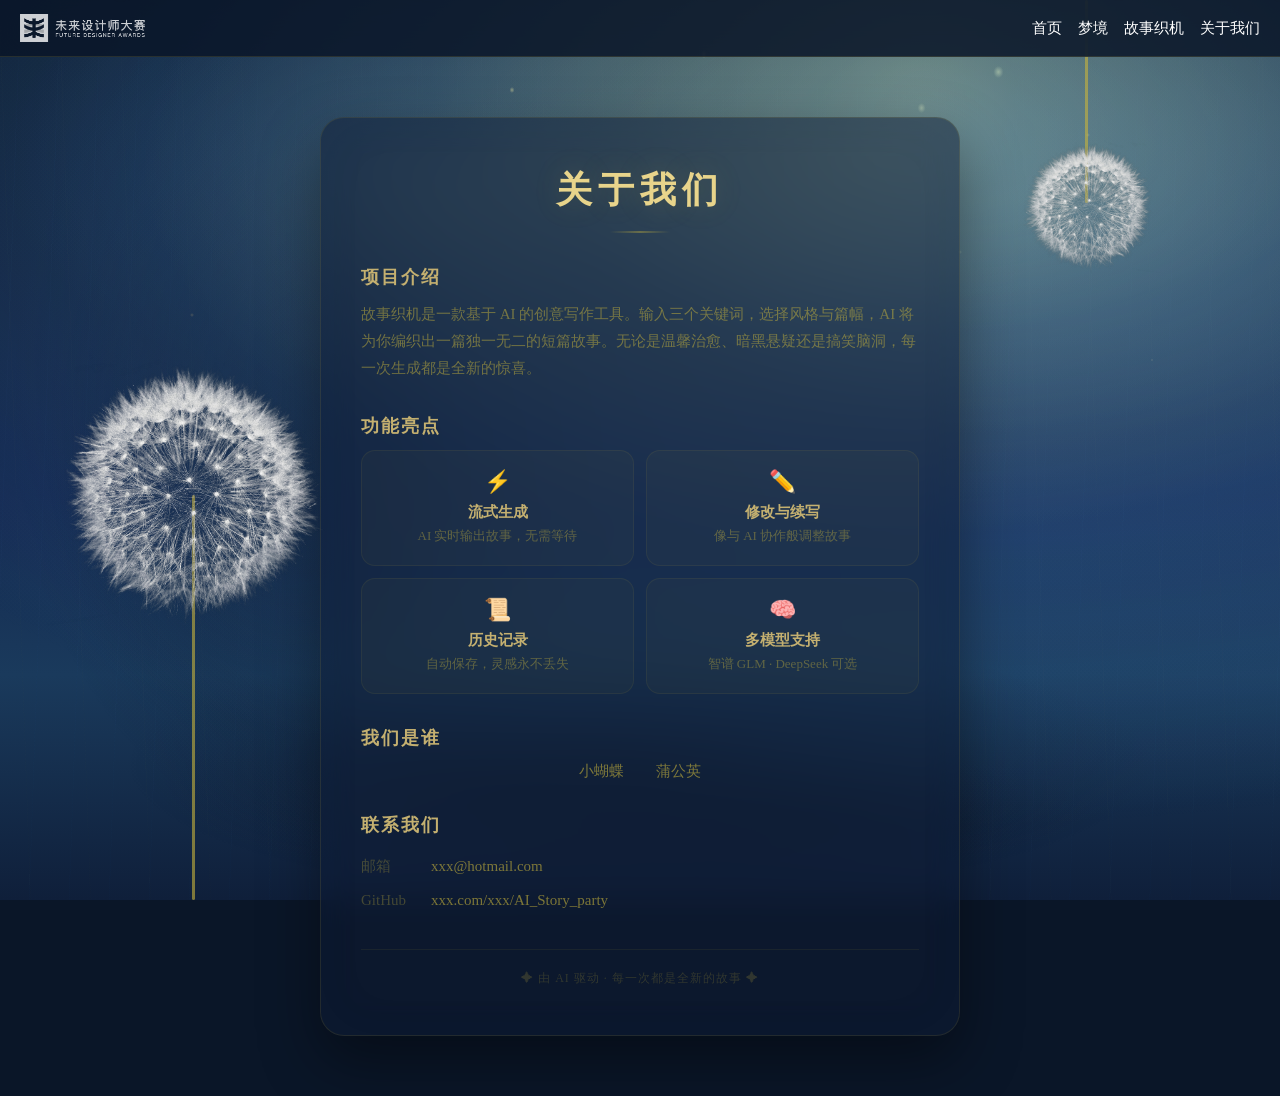
<file: static/about.html>
<!DOCTYPE html>
<html lang="zh-CN">
<head>
    <meta charset="UTF-8">
    <meta name="viewport" content="width=device-width, initial-scale=1.0">
    <title>关于我们 - 故事织机</title>
    <link rel="stylesheet" href="/static/style.css">
    <style>
        .about-page {
            display: flex;
            flex-direction: column;
            align-items: center;
            justify-content: center;
            min-height: calc(100vh - 56px);
            padding: 60px 20px;
            position: relative;
        }
        .about-card {
            position: relative;
            z-index: 1;
            max-width: 640px;
            width: 100%;
            background: rgba(14, 26, 50, 0.5);
            backdrop-filter: blur(16px);
            border: 1px solid rgba(200, 180, 60, 0.12);
            border-radius: 24px;
            padding: 48px 40px;
            box-shadow: 0 25px 60px rgba(0,0,0,0.4), inset 0 0 60px rgba(60, 120, 200, 0.03);
        }
        .about-card h1 {
            color: #e8d48b;
            font-size: 36px;
            text-align: center;
            margin-bottom: 8px;
            letter-spacing: 6px;
            font-weight: 700;
            text-shadow: 0 0 30px rgba(200, 180, 60, 0.2);
        }
        .about-card .divider {
            width: 60px;
            height: 2px;
            background: linear-gradient(90deg, transparent, rgba(200, 180, 60, 0.4), transparent);
            margin: 16px auto 32px;
        }
        .about-section {
            margin-bottom: 32px;
        }
        .about-section:last-child {
            margin-bottom: 0;
        }
        .about-section h2 {
            color: #c4b070;
            font-size: 18px;
            font-weight: 600;
            letter-spacing: 2px;
            margin-bottom: 12px;
        }
        .about-section p, .about-section li {
            color: rgba(200, 180, 60, 0.5);
            font-size: 15px;
            line-height: 1.8;
        }
        .about-section ul {
            list-style: none;
            padding: 0;
        }
        .about-section li {
            padding: 4px 0;
        }
        .about-section li::before {
            content: "✦ ";
            color: rgba(200, 180, 60, 0.25);
        }
        .contact-item {
            display: flex;
            align-items: center;
            gap: 10px;
            padding: 8px 0;
            color: rgba(200, 180, 60, 0.5);
            font-size: 15px;
        }
        .contact-item .label {
            color: rgba(200, 180, 60, 0.3);
            min-width: 60px;
        }
        .contact-item a {
            color: rgba(200, 180, 60, 0.6);
            text-decoration: none;
            transition: color 0.25s;
        }
        .contact-item a:hover {
            color: #e8d48b;
        }
        .feature-grid {
            display: grid;
            grid-template-columns: 1fr 1fr;
            gap: 12px;
        }
        .feature-card {
            background: rgba(200, 180, 60, 0.04);
            border: 1px solid rgba(200, 180, 60, 0.08);
            border-radius: 14px;
            padding: 18px 16px;
            text-align: center;
            transition: all 0.3s;
        }
        .feature-card:hover {
            background: rgba(200, 180, 60, 0.08);
            border-color: rgba(200, 180, 60, 0.2);
            transform: translateY(-2px);
        }
        .feature-card .icon {
            font-size: 22px;
            margin-bottom: 8px;
            display: block;
        }
        .feature-card .title {
            color: #c4b070;
            font-size: 15px;
            font-weight: 600;
            margin-bottom: 4px;
            display: block;
        }
        .feature-card .desc {
            color: rgba(200, 180, 60, 0.4);
            font-size: 13px;
            line-height: 1.6;
            display: block;
        }
        .team-grid {
            display: flex;
            gap: 32px;
            justify-content: center;
            flex-wrap: wrap;
        }
        .team-member {
            text-align: center;
        }
        .team-member .name {
            color: rgba(200, 180, 60, 0.6);
            font-size: 15px;
        }
        .about-footer {
            text-align: center;
            margin-top: 32px;
            padding-top: 20px;
            border-top: 1px solid rgba(200, 180, 60, 0.08);
        }
        .about-footer p {
            color: rgba(200, 180, 60, 0.2);
            font-size: 12px;
            letter-spacing: 1px;
        }
        @media (max-width: 768px) {
            .about-card {
                padding: 32px 24px;
                border-radius: 16px;
            }
            .about-card h1 {
                font-size: 24px;
                letter-spacing: 4px;
            }
            .about-section h2 {
                font-size: 14px;
            }
            .about-section p, .about-section li {
                font-size: 13px;
            }
        }
        .ripple-container {
            position: fixed; inset: 0; z-index: 9999; pointer-events: none;
        }
        .ripple {
            position: absolute; border-radius: 50%;
            transform: translate(-50%,-50%) scale(0); pointer-events: none;
            background: radial-gradient(circle at 40% 35%, rgba(255,255,255,0.18) 0%, rgba(200,180,60,0.12) 15%, rgba(200,180,60,0.035) 45%, transparent 65%);
            border: 1.5px solid rgba(200,180,60,0.3);
            box-shadow: inset 0 -4px 12px rgba(100,150,220,0.12), inset 0 4px 8px rgba(255,255,255,0.1), 0 0 20px rgba(200,180,60,0.08);
            backdrop-filter: blur(2px);
        }
        .ripple:nth-child(odd) {
            border-color: rgba(200,180,60,0.22);
            background: radial-gradient(circle at 35% 30%, rgba(255,255,255,0.14) 0%, rgba(200,180,60,0.08) 15%, transparent 60%);
            box-shadow: inset 0 -3px 10px rgba(100,150,220,0.1), inset 0 3px 6px rgba(255,255,255,0.08), 0 0 16px rgba(200,180,60,0.06);
        }
        .ripple:nth-child(3n) {
            border-color: rgba(180,200,255,0.15);
            background: radial-gradient(circle at 45% 40%, rgba(255,255,255,0.1) 0%, rgba(180,200,255,0.07) 15%, transparent 55%);
            box-shadow: inset 0 -3px 10px rgba(100,150,220,0.12), inset 0 3px 6px rgba(255,255,255,0.06), 0 0 14px rgba(180,200,255,0.06);
        }
        .ripple-1 { animation: ripple-1 1.2s ease-out forwards; }
        .ripple-2 { animation: ripple-2 1.0s ease-out forwards; }
        .ripple-3 { animation: ripple-3 0.9s ease-out forwards; }
        .ripple-4 { animation: ripple-4 0.7s ease-out forwards; }
        @keyframes ripple-1 { to { transform: translate(-50%,-50%) scale(5); opacity: 0; } }
        @keyframes ripple-2 { to { transform: translate(-50%,-50%) scale(4); opacity: 0; } }
        @keyframes ripple-3 { to { transform: translate(-50%,-50%) scale(3); opacity: 0; } }
        @keyframes ripple-4 { to { transform: translate(-50%,-50%) scale(2); opacity: 0; } }

        /* 枝干 — 左下 */
        .about-stem-wrap {
            position: fixed;
            left: 15%;
            bottom: 0;
            z-index: 50;
            pointer-events: none;
        }
        .about-stem {
            width: 3px;
            height: 0;
            background: rgba(200, 180, 60, 0.6);
            border-radius: 2px;
            transform-origin: bottom center;
            transition: none;
        }
        .about-stem-wrap.grow .about-stem {
            height: 45vh;
            transition: height 3s ease;
        }
        .about-flower {
            position: fixed;
            left: calc(15% - 200px);
            bottom: calc(45vh - 190px);
            width: 400px;
            height: auto;
            opacity: 0;
            transform: scale(0.3);
            transform-origin: center center;
            transition: none;
            z-index: 100;
        }
        .about-stem-wrap.grow .about-flower {
            opacity: 1;
            transform: scale(1);
            transition: opacity 5s ease, transform 5s ease;
            transition-delay: 2s;
        }

        /* 右上枝条 — 水平翻转 + 垂直翻转 */
        .about-stem-wrap-right {
            position: fixed;
            right: 15%;
            top: 0;
            z-index: 50;
            pointer-events: none;
        }
        .about-stem-right {
            width: 3px;
            height: 0;
            background: rgba(200, 180, 60, 0.6);
            border-radius: 2px;
            transform-origin: top center;
            transition: none;
        }
        .about-stem-wrap-right.grow .about-stem-right {
            height: 22.5vh;
            transition: height 3s ease;
        }
        .about-flower-right {
            position: fixed;
            right: calc(15% - 100px);
            top: calc(22.5vh - 100px);
            width: 200px;
            height: auto;
            opacity: 0;
            transform: scale(0.3) scaleX(-1);
            transform-origin: center center;
            transition: none;
        }
        .about-stem-wrap-right.grow .about-flower-right {
            opacity: 1;
            transform: scale(1) scaleX(-1);
            transition: opacity 5s ease, transform 5s ease;
            transition-delay: 2s;
        }

        /* 蝴蝶视频 */
        .about-butterfly {
            position: fixed;
            left: 50%;
            top: 50%;
            transform: translate(-50%, -50%) scale(2.5);
            z-index: 100;
            opacity: 0;
            pointer-events: none;
            transition: opacity 2s ease;
            mix-blend-mode: screen;
            width: 300px;
            height: auto;
        }
        .about-butterfly.show {
            opacity: 1;
        }

        @media (max-width: 768px) {
            .about-stem-wrap.grow .about-stem { height: 25vh; }
            .about-flower { left: calc(15% - 100px); bottom: calc(25vh - 100px); width: 200px; }
            .about-stem-wrap-right.grow .about-stem-right { height: 25vh; }
            .about-flower-right { right: calc(15% - 50px); top: calc(25vh - 50px); width: 100px; }
        }
    </style>
</head>
<body>

<div class="falling-stars" id="fallingStars"></div>

<nav class="navbar">
    <div class="nav-inner">
        <div class="nav-left">
            <img src="/pictures/未来设计师大赛-logo-白.png" class="nav-logo">
        </div>
        <div class="nav-right">
            <div class="nav-links">
                <a href="/static/home.html" class="nav-link">首页</a>
                <a href="/static/dream.html" class="nav-link">梦境</a>
                <a href="/static/index.html" class="nav-link">故事织机</a>
                <a href="/static/about.html" class="nav-link active">关于我们</a>
            </div>
        </div>
    </div>
</nav>

<div class="about-page">
    <div class="about-card">
        <h1>关于我们</h1>
        <div class="divider"></div>

        <div class="about-section">
            <h2>项目介绍</h2>
            <p>故事织机是一款基于 AI 的创意写作工具。输入三个关键词，选择风格与篇幅，AI 将为你编织出一篇独一无二的短篇故事。无论是温馨治愈、暗黑悬疑还是搞笑脑洞，每一次生成都是全新的惊喜。</p>
        </div>

        <div class="about-section">
            <h2>功能亮点</h2>
            <div class="feature-grid">
                <div class="feature-card">
                    <span class="icon">⚡</span>
                    <span class="title">流式生成</span>
                    <span class="desc">AI 实时输出故事，无需等待</span>
                </div>
                <div class="feature-card">
                    <span class="icon">✏️</span>
                    <span class="title">修改与续写</span>
                    <span class="desc">像与 AI 协作般调整故事</span>
                </div>
                <div class="feature-card">
                    <span class="icon">📜</span>
                    <span class="title">历史记录</span>
                    <span class="desc">自动保存，灵感永不丢失</span>
                </div>
                <div class="feature-card">
                    <span class="icon">🧠</span>
                    <span class="title">多模型支持</span>
                    <span class="desc">智谱 GLM · DeepSeek 可选</span>
                </div>
            </div>
        </div>

        <div class="about-section">
            <h2>我们是谁</h2>
            <div class="team-grid">
                <div class="team-member">
                    <span class="name">小蝴蝶</span>
                </div>
                <div class="team-member">
                    <span class="name">蒲公英</span>
                </div>
            </div>
        </div>

        <div class="about-section">
            <h2>联系我们</h2>
            <div class="contact-item">
                <span class="label">邮箱</span>
                <a href="mailto:Chiang_link@hotmail.com">xxx@hotmail.com</a>
            </div>
            <div class="contact-item">
                <span class="label">GitHub</span>
                <a href="https://github.com/Chiang-Link/AI_Story_party" target="_blank">xxx.com/xxx/AI_Story_party</a>
            </div>
        </div>

        <div class="about-footer">
            <p>✦ 由 AI 驱动 · 每一次都是全新的故事 ✦</p>
        </div>
    </div>
</div>

<div class="about-stem-wrap" id="aboutStemWrap">
    <div class="about-stem" id="aboutStem"></div>
    <img src="/pictures/rongrong.png" class="about-flower" id="aboutFlower" alt="">
</div>
<div class="about-stem-wrap-right" id="aboutStemWrapRight">
    <div class="about-stem-right" id="aboutStemRight"></div>
    <img src="/pictures/rongrong.png" class="about-flower-right" id="aboutFlowerRight" alt="">
</div>
<video class="about-butterfly" id="aboutButterfly" src="/static/蝴蝶.mp4" muted playsinline></video>

<div class="ripple-container" id="rippleContainer"></div>

<script>
// 花朵绽放 + 蝴蝶动画
(function initBloom() {
    setTimeout(function() {
        document.getElementById('aboutStemWrap').classList.add('grow');
        document.getElementById('aboutStemWrapRight').classList.add('grow');
        var bf = document.getElementById('aboutButterfly');
        bf.classList.add('show');
        bf.play();
    }, 500);
})();

(function initFallingStars() {
    const container = document.getElementById('fallingStars');
    const count = 35;
    for (let i = 0; i < count; i++) {
        const star = document.createElement('div');
        star.className = 'falling-star';
        const size = 2 + Math.random() * 3;
        star.style.width = size + 'px';
        star.style.height = size + 'px';
        star.style.left = Math.random() * 100 + '%';
        star.style.top = '-10px';
        star.style.animationDuration = (8 + Math.random() * 12) + 's';
        star.style.animationDelay = (Math.random() * 20) + 's';
        container.appendChild(star);
    }
})();

// 点击水波纹
(function initRipple() {
    var container = document.getElementById('rippleContainer');
    document.addEventListener('click', function(e) {
        if (e.target.closest('a')) return;
        spawnRipple(e.clientX, e.clientY);
    });
    document.querySelectorAll('a').forEach(function(a) {
        a.addEventListener('click', function(e) {
            var href = a.getAttribute('href');
            if (!href || href === '#' || href.startsWith('javascript:')) return;
            e.preventDefault();
            var rect = a.getBoundingClientRect();
            var cx = rect.left + rect.width / 2;
            var cy = rect.top + rect.height / 2;
            spawnRipple(cx, cy);
            setTimeout(function() { window.location.href = href; }, 350);
        });
    });
    function spawnRipple(cx, cy) {
        var sizes = [20, 35, 50, 65];
        var delays = [0, 60, 130, 210];
        sizes.forEach(function(size, i) {
            var ripple = document.createElement('div');
            ripple.className = 'ripple ripple-' + (i + 1);
            ripple.style.width = size + 'px';
            ripple.style.height = size + 'px';
            ripple.style.left = cx + 'px';
            ripple.style.top = cy + 'px';
            ripple.style.animationDelay = delays[i] + 'ms';
            container.appendChild(ripple);
            ripple.addEventListener('animationend', function() { ripple.remove(); });
        });
    }
})();
</script>
</body>
</html>
</file>
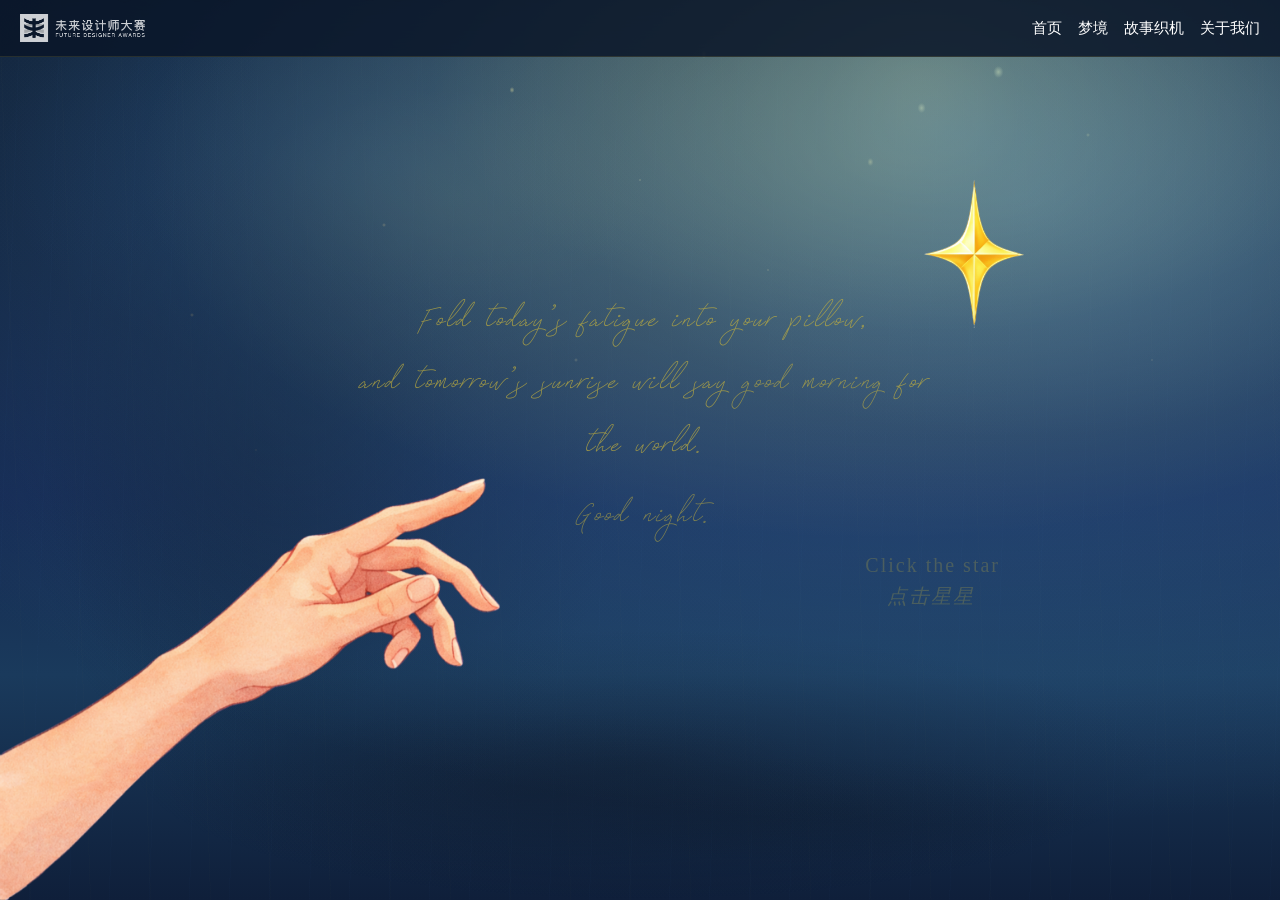
<file: static/dream.html>
<!DOCTYPE html>
<html lang="zh-CN">
<head>
    <meta charset="UTF-8">
    <meta name="viewport" content="width=device-width, initial-scale=1.0">
    <title>梦境 - 故事织机</title>
    <link rel="stylesheet" href="/static/style.css">
    <style>
        @font-face {
            font-family: 'SignaturaMonoline';
            src: url('/This-July/Signatura-Monoline-3.ttf') format('truetype');
        }
        .dream-page {
            display: flex;
            flex-direction: column;
            align-items: center;
            justify-content: center;
            min-height: calc(100vh - 56px);
            padding: 60px 20px;
            position: relative;
            overflow: hidden;
        }
        .dream-card {
            position: relative;
            z-index: 2;
            max-width: 640px;
            width: 100%;
            background: rgba(14, 26, 50, 0.5);
            backdrop-filter: blur(16px);
            border: 1px solid rgba(200, 180, 60, 0.12);
            border-radius: 24px;
            padding: 48px 40px;
            box-shadow: 0 25px 60px rgba(0,0,0,0.4), inset 0 0 60px rgba(60, 120, 200, 0.03);
            text-align: center;
        }
        .dream-card h1 {
            color: #e8d48b;
            font-size: 36px;
            letter-spacing: 8px;
            margin-bottom: 16px;
            text-shadow: 0 0 30px rgba(200, 180, 60, 0.2);
        }
        .dream-card p {
            color: rgba(200, 180, 60, 0.5);
            font-size: 15px;
            line-height: 2;
        }

        /* 手臂 — 左下角伸出，静止不动 */
        .dream-arm {
            position: fixed;
            left: 0;
            bottom: 0;
            z-index: 1;
            width: 45vw;
            max-width: 500px;
            height: auto;
            pointer-events: none;
            transition: opacity 0.5s ease;
        }
        .dream-arm.vanish {
            opacity: 0;
            transition: none;
        }

        /* 烟雾粒子 */
        .smoke-particle {
            position: fixed;
            pointer-events: none;
            border-radius: 50%;
            background: radial-gradient(circle, rgba(255,220,180,0.5) 0%, rgba(255,200,150,0.2) 40%, transparent 70%);
            animation: smoke-float 3s ease-out forwards;
            z-index: 3;
        }
        @keyframes smoke-float {
            0% { transform: translate(0, 0) scale(0.5); opacity: 0.6; }
            50% { opacity: 0.4; }
            100% { transform: translate(var(--sx), var(--sy)) scale(3); opacity: 0; }
        }

        /* 星星 — 右上角 20% 位置，图片本身呼吸 */
        .dream-star {
            position: fixed;
            top: 20%;
            right: 20%;
            z-index: 1;
            width: 8vw;
            max-width: 100px;
            height: auto;
            cursor: pointer;
            animation: star-breathe 6s ease-in-out infinite;
            transition: opacity 0.3s ease, transform 0.3s ease;
        }
        .dream-star.vanish {
            animation: none;
            opacity: 0;
            transition: none;
        }
        @keyframes star-breathe {
            0%, 100% { opacity: 0.4; transform: scale(0.9); }
            20% { opacity: 1; transform: scale(1.15); }
            35% { opacity: 0.5; transform: scale(0.95); }
            50% { opacity: 0.85; transform: scale(1.06); }
            65% { opacity: 0.35; transform: scale(0.88); }
            85% { opacity: 0.75; transform: scale(1.03); }
        }

    </style>
    <style>
        .dream-text {
            position: fixed;
            z-index: 2;
            pointer-events: none;
            text-align: center;
            left: 50%;
            top: 50%;
            transform: translate(-50%, -50%);
            transition: none;
        }
        .dream-text.vanish {
            opacity: 0;
        }
        .dream-text-main {
            font-family: 'SignaturaMonoline', cursive;
            font-style: italic;
            color: rgba(200, 180, 60, 0.7);
            font-size: 39px;
            font-weight: normal;
            letter-spacing: 2px;
            text-shadow: 0 0 60px rgba(200, 180, 60, 0.12);
            text-align: center;
            line-height: 1.6;
            max-width: 800px;
            padding: 0 20px;
        }
        .dream-text-main .line1 {
            display: block;
            font-family: 'SignaturaMonoline', cursive !important; font-style: italic !important;
        }
        .dream-text-main .line1 em {
            font-style: italic;
            color: rgba(200, 180, 60, 0.6);
            font-family: 'SignaturaMonoline', cursive !important; font-style: italic !important;
        }
        .dream-text-main .line2 {
            display: block;
            margin-top: 8px;
            color: rgba(200, 180, 60, 0.55);
            font-family: 'SignaturaMonoline', cursive !important; font-style: italic !important;
        }
        .dream-text-sub {
            color: rgba(200, 180, 60, 0.25);
            font-size: 20px;
            letter-spacing: 2px;
            margin-top: 6px;
            text-align: right;
            margin-right: -40px;
        }
        @media (max-width: 768px) {
            .dream-text-main { font-size: 20px; letter-spacing: 2px; }
            .dream-text-sub { font-size: 11px; margin-right: -20px; }
        }
        .ripple-container {
            position: fixed; inset: 0; z-index: 9999; pointer-events: none;
        }
        .ripple {
            position: absolute; border-radius: 50%;
            transform: translate(-50%,-50%) scale(0); pointer-events: none;
            background: radial-gradient(circle at 40% 35%, rgba(255,255,255,0.18) 0%, rgba(200,180,60,0.12) 15%, rgba(200,180,60,0.035) 45%, transparent 65%);
            border: 1.5px solid rgba(200,180,60,0.3);
            box-shadow: inset 0 -4px 12px rgba(100,150,220,0.12), inset 0 4px 8px rgba(255,255,255,0.1), 0 0 20px rgba(200,180,60,0.08);
            backdrop-filter: blur(2px);
        }
        .ripple:nth-child(odd) {
            border-color: rgba(200,180,60,0.22);
            background: radial-gradient(circle at 35% 30%, rgba(255,255,255,0.14) 0%, rgba(200,180,60,0.08) 15%, transparent 60%);
            box-shadow: inset 0 -3px 10px rgba(100,150,220,0.1), inset 0 3px 6px rgba(255,255,255,0.08), 0 0 16px rgba(200,180,60,0.06);
        }
        .ripple:nth-child(3n) {
            border-color: rgba(180,200,255,0.15);
            background: radial-gradient(circle at 45% 40%, rgba(255,255,255,0.1) 0%, rgba(180,200,255,0.07) 15%, transparent 55%);
            box-shadow: inset 0 -3px 10px rgba(100,150,220,0.12), inset 0 3px 6px rgba(255,255,255,0.06), 0 0 14px rgba(180,200,255,0.06);
        }
        .ripple-1 { animation: ripple-1 1.2s ease-out forwards; }
        .ripple-2 { animation: ripple-2 1.0s ease-out forwards; }
        .ripple-3 { animation: ripple-3 0.9s ease-out forwards; }
        .ripple-4 { animation: ripple-4 0.7s ease-out forwards; }
        @keyframes ripple-1 { to { transform: translate(-50%,-50%) scale(5); opacity: 0; } }
        @keyframes ripple-2 { to { transform: translate(-50%,-50%) scale(4); opacity: 0; } }
        @keyframes ripple-3 { to { transform: translate(-50%,-50%) scale(3); opacity: 0; } }
        @keyframes ripple-4 { to { transform: translate(-50%,-50%) scale(2); opacity: 0; } }

        /* 页面跳转过渡遮罩 */
        .page-transition {
            position: fixed;
            inset: 0;
            z-index: 10000;
            background: #0a0e1a;
            opacity: 0;
            pointer-events: none;
            transition: opacity 0.6s ease;
        }
        .page-transition.active {
            opacity: 1;
        }
    </style>
<body>

<div class="falling-stars" id="fallingStars"></div>

<nav class="navbar">
    <div class="nav-inner">
        <div class="nav-left">
            <img src="/pictures/未来设计师大赛-logo-白.png" class="nav-logo">
        </div>
        <div class="nav-right">
            <div class="nav-links">
                <a href="/static/home.html" class="nav-link">首页</a>
                <a href="/static/dream.html" class="nav-link active">梦境</a>
                <a href="/static/index.html" class="nav-link">故事织机</a>
                <a href="/static/about.html" class="nav-link">关于我们</a>
            </div>
        </div>
    </div>
</nav>

<!-- 手臂（左下） -->
<img src="/pictures/手臂5.png" class="dream-arm" alt="">
<!-- 星星（右上 20%） -->
<img src="/pictures/star.png" class="dream-star" alt="">

<div class="dream-text">
    <div class="dream-text-main">
        <span class="line1">Fold today's fatigue into your pillow,<br>and tomorrow's sunrise will say <em>good morning</em> for the world.</span>
        <span class="line2">Good night.</span>
    </div>
    <div class="dream-text-sub">Click the star</div>
    <div class="dream-text-sub" style="text-align:right; margin-right:-15px; font-family:'SweetSensations',cursive; font-style:italic;">点击星星</div>

</div>

<div class="ripple-container" id="rippleContainer"></div>
<div class="page-transition" id="pageTransition"></div>

<script>
(function initFallingStars() {
    const container = document.getElementById('fallingStars');
    const count = 35;
    for (let i = 0; i < count; i++) {
        const star = document.createElement('div');
        star.className = 'falling-star';
        const size = 2 + Math.random() * 3;
        star.style.width = size + 'px';
        star.style.height = size + 'px';
        star.style.left = Math.random() * 100 + '%';
        star.style.top = '-10px';
        star.style.animationDuration = (8 + Math.random() * 12) + 's';
        star.style.animationDelay = (Math.random() * 20) + 's';
        container.appendChild(star);
    }
})();

// 点击水波纹
(function initRipple() {
    var container = document.getElementById('rippleContainer');
    document.addEventListener('click', function(e) {
        if (e.target.closest('a')) return;
        spawnRipple(e.clientX, e.clientY);
    });
    document.querySelectorAll('a').forEach(function(a) {
        a.addEventListener('click', function(e) {
            var href = a.getAttribute('href');
            if (!href || href === '#' || href.startsWith('javascript:')) return;
            e.preventDefault();
            var rect = a.getBoundingClientRect();
            var cx = rect.left + rect.width / 2;
            var cy = rect.top + rect.height / 2;
            spawnRipple(cx, cy);
            setTimeout(function() { window.location.href = href; }, 350);
        });
    });
    function spawnRipple(cx, cy) {
        var sizes = [20, 35, 50, 65];
        var delays = [0, 60, 130, 210];
        sizes.forEach(function(size, i) {
            var ripple = document.createElement('div');
            ripple.className = 'ripple ripple-' + (i + 1);
            ripple.style.width = size + 'px';
            ripple.style.height = size + 'px';
            ripple.style.left = cx + 'px';
            ripple.style.top = cy + 'px';
            ripple.style.animationDelay = delays[i] + 'ms';
            container.appendChild(ripple);
            ripple.addEventListener('animationend', function() { ripple.remove(); });
        });
    }
})();

// 点击星星 — 梦幻烟雾消散后跳转到故事织机
document.addEventListener('click', function(e) {
    if (!e.target.classList.contains('dream-star')) return;
    vanishScene();
});
function vanishScene() {
    if (document.body.classList.contains('vanished')) return;
    document.body.classList.add('vanished');

    var arm = document.querySelector('.dream-arm');
    var star = document.querySelector('.dream-star');
    var text = document.querySelector('.dream-text');

    arm.classList.add('vanish');
    star.classList.add('vanish');
    text.classList.add('vanish');

    // 从星星位置向右上方（东北）飘散
    var starRect = star.getBoundingClientRect();
    var cx = starRect.left + starRect.width / 2;
    var cy = starRect.top + starRect.height / 2;

    for (var i = 0; i < 40; i++) {
        var particle = document.createElement('div');
        particle.className = 'smoke-particle';
        var size = 4 + Math.random() * 12;
        particle.style.width = size + 'px';
        particle.style.height = size + 'px';
        particle.style.left = (cx + (Math.random() - 0.5) * 30) + 'px';
        particle.style.top = (cy + (Math.random() - 0.5) * 30) + 'px';
        particle.style.setProperty('--sx', (100 + Math.random() * 300) + 'px');
        particle.style.setProperty('--sy', -(100 + Math.random() * 300) + 'px');
        particle.style.animationDuration = (2 + Math.random() * 2) + 's';
        particle.style.animationDelay = (Math.random() * 0.6) + 's';
        document.body.appendChild(particle);
        particle.addEventListener('animationend', function() { this.remove(); });
    }

    // 从手臂位置向左下方（西南）飘散
    var armRect = arm.getBoundingClientRect();
    var ax = armRect.left + armRect.width / 2;
    var ay = armRect.top + armRect.height / 2;

    for (var j = 0; j < 30; j++) {
        var p2 = document.createElement('div');
        p2.className = 'smoke-particle';
        var s2 = 4 + Math.random() * 12;
        p2.style.width = s2 + 'px';
        p2.style.height = s2 + 'px';
        p2.style.left = (ax + (Math.random() - 0.5) * 60) + 'px';
        p2.style.top = (ay + (Math.random() - 0.5) * 60) + 'px';
        p2.style.setProperty('--sx', -(50 + Math.random() * 250) + 'px');
        p2.style.setProperty('--sy', (50 + Math.random() * 200) + 'px');
        p2.style.animationDuration = (2.5 + Math.random() * 2) + 's';
        p2.style.animationDelay = (Math.random() * 0.5) + 's';
        p2.style.background = 'radial-gradient(circle, rgba(255,200,150,0.4) 0%, rgba(200,180,120,0.15) 40%, transparent 70%)';
        document.body.appendChild(p2);
        p2.addEventListener('animationend', function() { this.remove(); });
    }

    // 从文字位置飘散
    var textRect = text.getBoundingClientRect();
    var tx = textRect.left + textRect.width / 2;
    var ty = textRect.top + textRect.height / 2;

    for (var k = 0; k < 60; k++) {
        var p3 = document.createElement('div');
        p3.className = 'smoke-particle';
        var s3 = 3 + Math.random() * 10;
        p3.style.width = s3 + 'px';
        p3.style.height = s3 + 'px';
        p3.style.left = (tx + (Math.random() - 0.5) * textRect.width) + 'px';
        p3.style.top = (ty + (Math.random() - 0.5) * textRect.height) + 'px';
        if (k < 30) {
            p3.style.setProperty('--sx', (80 + Math.random() * 250) + 'px');
            p3.style.setProperty('--sy', -(80 + Math.random() * 250) + 'px');
        } else {
            p3.style.setProperty('--sx', -(80 + Math.random() * 250) + 'px');
            p3.style.setProperty('--sy', (50 + Math.random() * 200) + 'px');
        }
        p3.style.animationDuration = (2 + Math.random() * 2) + 's';
        p3.style.animationDelay = (Math.random() * 0.4) + 's';
        p3.style.background = 'radial-gradient(circle, rgba(255,220,180,0.35) 0%, rgba(200,180,60,0.12) 40%, transparent 70%)';
        document.body.appendChild(p3);
        p3.addEventListener('animationend', function() { this.remove(); });
    }

    // 烟雾消散后，黑色遮罩淡入，再跳转到故事织机
    setTimeout(function() {
        document.getElementById('pageTransition').classList.add('active');
        setTimeout(function() {
            window.location.href = '/static/index.html';
        }, 600);
    }, 1800);
}
</script>
</body>
</html>
</file>
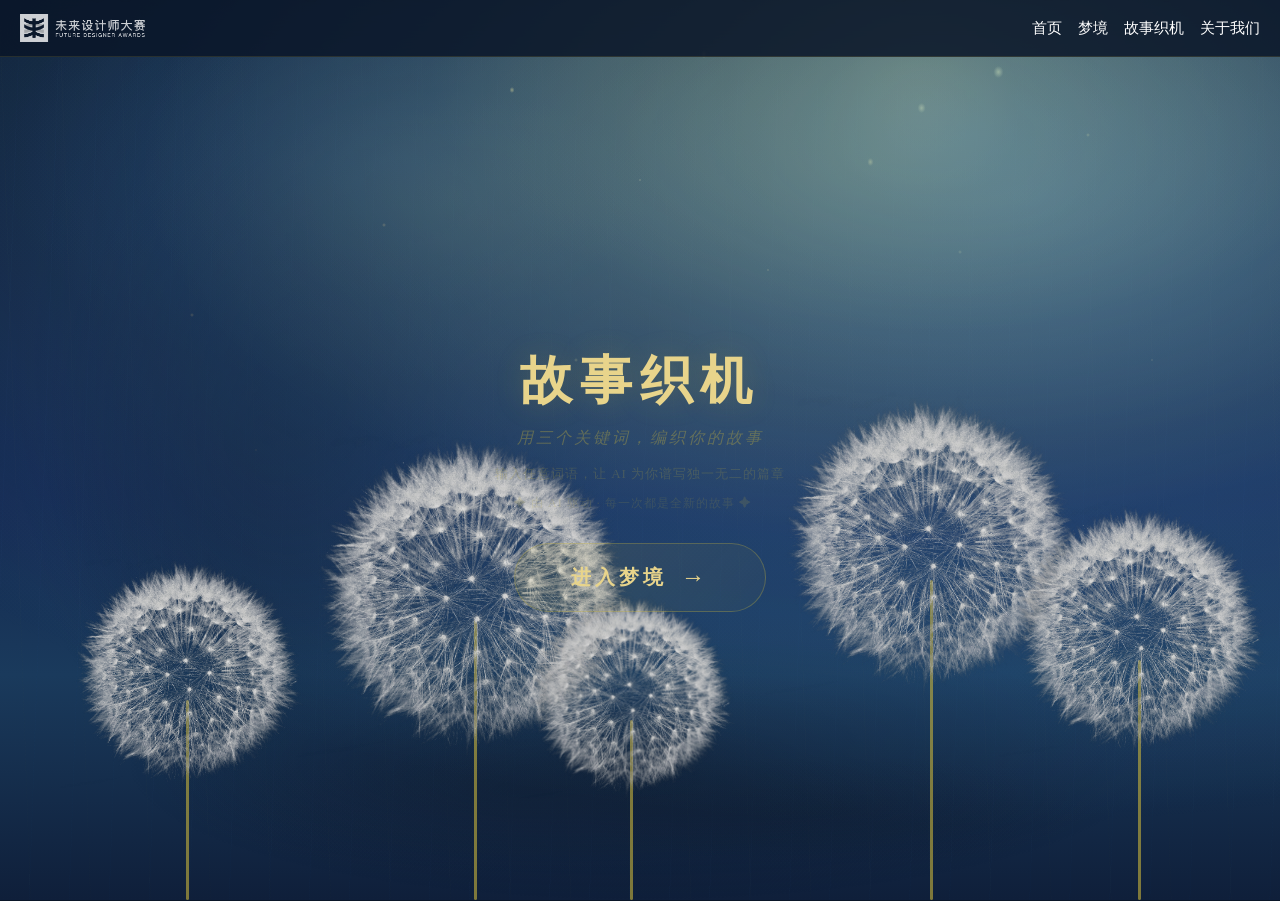
<file: static/home.html>
<!DOCTYPE html>
<html lang="zh-CN">
<head>
    <meta charset="UTF-8">
    <meta name="viewport" content="width=device-width, initial-scale=1.0">
    <title>故事织机</title>
    <link rel="stylesheet" href="/static/style.css">
    <style>
        /* 首页专用样式 */
        .home-page {
            display: flex;
            flex-direction: column;
            align-items: center;
            justify-content: center;
            min-height: calc(100vh - 56px);
            padding: 40px 20px;
            position: relative;
        }

        .home-logo {
            position: relative;
            z-index: 1;
            text-align: center;
            margin-bottom: 60px;
        }

        .home-logo h1 {
            font-size: 52px;
            margin-bottom: 12px;
            letter-spacing: 8px;
        }

        .home-logo .tagline {
            color: rgba(200, 180, 60, 0.35);
            font-size: 16px;
            font-style: italic;
            letter-spacing: 3px;
        }

        .home-logo .tagline-sub {
            color: rgba(200, 180, 60, 0.2);
            font-size: 13px;
            margin-top: 16px;
            letter-spacing: 1px;
        }

        .home-btn-area {
            position: relative;
            z-index: 1;
        }

        /* ── 边缘光晕按钮（仅外边缘发光，内部无光） ── */
        .glow-btn {
            --prox: 0;
            --angle: 0deg;
            position: relative;
            display: inline-flex;
            border-radius: 60px;
            cursor: pointer;
            text-decoration: none;
            font-family: inherit;
            background: linear-gradient(135deg, rgba(200, 180, 60, 0.12), rgba(200, 180, 60, 0.04));
            border: 1px solid rgba(200, 180, 60, 0.3);
            transition: transform 0.4s, border-color 0.4s;
            overflow: hidden;
        }
        .glow-btn:hover {
            transform: translateY(-2px) scale(1.02);
            border-color: rgba(200, 180, 60, 0.5);
        }
        .glow-btn:active {
            transform: translateY(0) scale(0.98);
        }
        /* 光晕层 — 旋转渐变，鼠标悬停时顺时针转圈 */
        .glow-btn::before {
            content: "";
            position: absolute;
            inset: -24px;
            border-radius: 84px;
            background: conic-gradient(transparent 10%, rgba(200, 180, 60, 0.25) 20%, rgba(255, 220, 150, 0.35) 28%, rgba(200, 180, 60, 0.25) 36%, transparent 46%,
                transparent 82%, rgba(200, 180, 60, 0.12) 90%, transparent);
            pointer-events: none;
            z-index: 0;
            filter: blur(10px);
            opacity: 0;
            transition: opacity 0.8s ease;
        }
        .glow-btn:hover::before {
            opacity: 1;
            animation: glow-rotate 5s linear infinite;
        }
        /* 初始扫光（页面加载后触发一次） */
        .glow-btn.sweep-active::before {
            opacity: 1;
            animation: glow-rotate 3.3s linear forwards;
        }
        .glow-btn.sweep-fade::before {
            opacity: 0;
            animation: none;
            transition: opacity 0.8s ease;
        }
        @keyframes glow-rotate {
            to { transform: rotate(360deg); }
        }
        .glow-btn-inner {
            display: inline-flex;
            align-items: center;
            gap: 14px;
            padding: 20px 56px;
            position: relative;
            z-index: 1;
            color: #e8d48b;
            font-size: 20px;
            font-weight: 600;
            letter-spacing: 4px;
            text-decoration: none;
        }
        .glow-btn-inner .arrow {
            font-size: 24px;
            transition: transform 0.3s;
        }
        .glow-btn:hover .glow-btn-inner .arrow {
            transform: translateX(4px);
        }

        .home-bottom {
            position: absolute;
            bottom: 100px;
            z-index: 2;
            text-align: center;
        }

        .home-bottom p {
            color: rgba(200, 180, 60, 0.15);
            font-size: 12px;
            letter-spacing: 1px;
        }

        /* 点击水波纹 */
        .ripple-container {
            position: fixed;
            inset: 0;
            z-index: 9999;
            pointer-events: none;
        }
        .ripple {
            position: absolute;
            border-radius: 50%;
            transform: translate(-50%, -50%) scale(0);
            pointer-events: none;
            background: radial-gradient(circle at 40% 35%, rgba(255, 255, 255, 0.18) 0%, rgba(200, 180, 60, 0.12) 15%, rgba(200, 180, 60, 0.035) 45%, transparent 65%);
            border: 1.5px solid rgba(200, 180, 60, 0.3);
            box-shadow:
                inset 0 -4px 12px rgba(100, 150, 220, 0.12),
                inset 0 4px 8px rgba(255, 255, 255, 0.1),
                0 0 20px rgba(200, 180, 60, 0.08);
            backdrop-filter: blur(2px);
        }
        .ripple:nth-child(odd) {
            border-color: rgba(200, 180, 60, 0.22);
            background: radial-gradient(circle at 35% 30%, rgba(255, 255, 255, 0.14) 0%, rgba(200, 180, 60, 0.08) 15%, transparent 60%);
            box-shadow:
                inset 0 -3px 10px rgba(100, 150, 220, 0.1),
                inset 0 3px 6px rgba(255, 255, 255, 0.08),
                0 0 16px rgba(200, 180, 60, 0.06);
        }
        .ripple:nth-child(3n) {
            border-color: rgba(180, 200, 255, 0.15);
            background: radial-gradient(circle at 45% 40%, rgba(255, 255, 255, 0.1) 0%, rgba(180, 200, 255, 0.07) 15%, transparent 55%);
            box-shadow:
                inset 0 -3px 10px rgba(100, 150, 220, 0.12),
                inset 0 3px 6px rgba(255, 255, 255, 0.06),
                0 0 14px rgba(180, 200, 255, 0.06);
        }
        .ripple-1 { animation: ripple-1 1.2s ease-out forwards; }
        .ripple-2 { animation: ripple-2 1.0s ease-out forwards; }
        .ripple-3 { animation: ripple-3 0.9s ease-out forwards; }
        .ripple-4 { animation: ripple-4 0.7s ease-out forwards; }
        @keyframes ripple-1 { to { transform: translate(-50%, -50%) scale(5); opacity: 0; } }
        @keyframes ripple-2 { to { transform: translate(-50%, -50%) scale(4); opacity: 0; } }
        @keyframes ripple-3 { to { transform: translate(-50%, -50%) scale(3); opacity: 0; } }
        @keyframes ripple-4 { to { transform: translate(-50%, -50%) scale(2); opacity: 0; } }

        /* ===== 蒲公英 ===== */
        .dandelions {
            position: fixed;
            bottom: 0;
            left: 0;
            right: 0;
            height: 70vh;
            z-index: 0;
            pointer-events: none;
            overflow: hidden;
        }

        .dandelion {
            position: absolute;
            bottom: 0;
            display: flex;
            flex-direction: column;
            align-items: center;
        }

        .dandelion-stem {
            width: 3px;
            background: rgba(200, 180, 60, 0.6);
            border-radius: 2px;
            transform-origin: bottom center;
            flex-shrink: 0;
        }

        .dandelion-head {
            width: 60px;
            height: 60px;
            background: url('/pictures/rongrong.png') no-repeat center bottom;
            background-size: contain;
            flex-shrink: 0;
            transform-origin: bottom center;
            filter: brightness(0.9) saturate(0.8);
            transition: filter 0.5s;
            margin-bottom: -20px;
        }

        /* 每株蒲公英的位置和高度 */
        .dandelion-0 { left: 1%; }
        .dandelion-0 .dandelion-stem { height: 200px; }
        .dandelion-0 .dandelion-head { width: 350px; height: 350px; margin-bottom: -140px; }

        .dandelion-1 { left: 18%; }
        .dandelion-1 .dandelion-stem { height: 280px; }
        .dandelion-1 .dandelion-head { width: 490px; height: 490px; margin-bottom: -210px; }

        .dandelion-2 { left: 37%; }
        .dandelion-2 .dandelion-stem { height: 180px; }
        .dandelion-2 .dandelion-head { width: 315px; height: 315px; margin-bottom: -126px; }

        .dandelion-3 { left: 55%; }
        .dandelion-3 .dandelion-stem { height: 320px; }
        .dandelion-3 .dandelion-head { width: 455px; height: 455px; margin-bottom: -182px; }

        .dandelion-4 { left: 74%; }
        .dandelion-4 .dandelion-stem { height: 240px; }
        .dandelion-4 .dandelion-head { width: 385px; height: 385px; margin-bottom: -154px; }

        .dandelion-5 { display: none; }

        /* 花杆轻微摇摆 */
        @keyframes stemSway1 {
            0%, 100% { transform: rotate(-2deg); }
            50% { transform: rotate(2deg); }
        }
        @keyframes stemSway2 {
            0%, 100% { transform: rotate(0.6deg); }
            50% { transform: rotate(-0.6deg); }
        }
        @keyframes stemSway3 {
            0%, 100% { transform: rotate(-0.5deg); }
            50% { transform: rotate(0.7deg); }
        }
        @keyframes stemSway4 {
            0%, 100% { transform: rotate(2deg); }
            50% { transform: rotate(-2deg); }
        }

        .dandelion { animation: stemSway1 4s ease-in-out infinite; }
        .dandelion-1 { animation: stemSway2 4.5s ease-in-out infinite; }
        .dandelion-2 { animation: stemSway3 3.5s ease-in-out infinite; }
        .dandelion-3 { animation: stemSway2 5s ease-in-out infinite; }
        .dandelion-4 { animation: stemSway4 3.8s ease-in-out infinite; }

        /* 头部轻微摇晃（幅度更小） */
        @keyframes headSway1 {
            0%, 100% { transform: rotate(-0.5deg); }
            50% { transform: rotate(1.5deg); }
        }
        @keyframes headSway2 {
            0%, 100% { transform: rotate(0.8deg); }
            50% { transform: rotate(-0.8deg); }
        }
        @keyframes headSway3 {
            0%, 100% { transform: rotate(-0.8deg); }
            50% { transform: rotate(1.2deg); }
        }

        .dandelion-head {
            animation: headSway1 3.2s ease-in-out infinite;
        }
        .dandelion-1 .dandelion-head { animation: headSway2 3.8s ease-in-out infinite; }
        .dandelion-3 .dandelion-head { animation: headSway3 3.5s ease-in-out infinite; }

        @media (max-width: 768px) {
            .dandelion-head { width: 140px !important; height: 140px !important; margin-bottom: -56px !important; }
            .dandelion-1 .dandelion-head { width: 182px !important; height: 182px !important; margin-bottom: -78px !important; }
            .dandelion-3 .dandelion-head { width: 168px !important; height: 168px !important; margin-bottom: -63px !important; }
            .dandelion-stem { height: 100px !important; }
            .dandelion-1 .dandelion-stem { height: 130px !important; }
            .dandelion-3 .dandelion-stem { height: 150px !important; }

            .home-logo h1 {
            .home-logo h1 {
                font-size: 34px;
                letter-spacing: 5px;
            }

            .home-logo .tagline {
                font-size: 13px;
            }

            .btn-enter {
                padding: 16px 40px;
                font-size: 17px;
                gap: 10px;
            }

            .home-logo {
                margin-bottom: 50px;
            }
        }
    </style>
</head>
<body>

<div class="falling-stars" id="fallingStars"></div>

<nav class="navbar">
    <div class="nav-inner">
        <div class="nav-left">
            <img src="/pictures/未来设计师大赛-logo-白.png" class="nav-logo">
        </div>
        <div class="nav-right">
            <div class="nav-links">
                <a href="/static/home.html" class="nav-link active">首页</a>
                <a href="/static/dream.html" class="nav-link">梦境</a>
                <a href="/static/index.html" class="nav-link">故事织机</a>
                <a href="/static/about.html" class="nav-link">关于我们</a>
            </div>
        </div>
    </div>
</nav>

<div class="home-page">
    <div class="home-logo">
        <h1>故事织机</h1>
        <p class="tagline">用三个关键词，编织你的故事</p>
        <p class="tagline-sub">输入任意词语，让 AI 为你谱写独一无二的篇章</p>

    </div>

    <div class="home-btn-area">
        <a href="/static/dream.html" class="glow-btn" id="dreamBtn">
            <span class="glow-btn-inner">
                <span>进入梦境</span>
                <span class="arrow">→</span>
            </span>
        </a>
        <div class="home-bottom">
        <p>✦ 由 AI 驱动 · 每一次都是全新的故事 ✦</p>
        </div>
    </div>


</div>

<!-- 六簇蒲公英 -->
<div class="dandelions">
    <div class="dandelion dandelion-0">
        <div class="dandelion-head"></div>
        <div class="dandelion-stem"></div>
    </div>
    <div class="dandelion dandelion-1">
        <div class="dandelion-head"></div>
        <div class="dandelion-stem"></div>
    </div>
    <div class="dandelion dandelion-2">
        <div class="dandelion-head"></div>
        <div class="dandelion-stem"></div>
    </div>
    <div class="dandelion dandelion-3">
        <div class="dandelion-head"></div>
        <div class="dandelion-stem"></div>
    </div>
    <div class="dandelion dandelion-4">
        <div class="dandelion-head"></div>
        <div class="dandelion-stem"></div>
    </div>
    <div class="dandelion dandelion-5">
        <div class="dandelion-head"></div>
        <div class="dandelion-stem"></div>
    </div>
</div>

<div class="ripple-container" id="rippleContainer"></div>

<script>
// 洒落星光（复用主页效果）
(function initFallingStars() {
    const container = document.getElementById('fallingStars');
    const count = 35;
    for (let i = 0; i < count; i++) {
        const star = document.createElement('div');
        star.className = 'falling-star';
        const size = 2 + Math.random() * 3;
        star.style.width = size + 'px';
        star.style.height = size + 'px';
        star.style.left = Math.random() * 100 + '%';
        star.style.top = '-10px';
        star.style.animationDuration = (8 + Math.random() * 12) + 's';
        star.style.animationDelay = (Math.random() * 20) + 's';
        container.appendChild(star);
    }
})();

// 点击水波纹 — 多圈荡漾 + 液态玻璃质感
(function initRipple() {
    const container = document.getElementById('rippleContainer');
    document.addEventListener('click', function(e) {
        // 如果点的是链接（含按钮内的 <a>），由链接拦截器处理，避免双重波纹
        if (e.target.closest('a')) return;
        spawnRipple(e.clientX, e.clientY);
    });
    // 拦截带跳转的链接，先显示波纹再导航
    document.querySelectorAll('a').forEach(function(a) {
        a.addEventListener('click', function(e) {
            var href = a.getAttribute('href');
            if (!href || href === '#' || href.startsWith('javascript:')) return;
            e.preventDefault();
            var rect = a.getBoundingClientRect();
            var cx = rect.left + rect.width / 2;
            var cy = rect.top + rect.height / 2;
            spawnRipple(cx, cy);
            setTimeout(function() { window.location.href = href; }, 350);
        });
    });
    function spawnRipple(cx, cy) {
        var sizes = [20, 35, 50, 65];
        var delays = [0, 60, 130, 210];
        sizes.forEach(function(size, i) {
            var ripple = document.createElement('div');
            ripple.className = 'ripple ripple-' + (i + 1);
            ripple.style.width = size + 'px';
            ripple.style.height = size + 'px';
            ripple.style.left = cx + 'px';
            ripple.style.top = cy + 'px';
            ripple.style.animationDelay = delays[i] + 'ms';
            container.appendChild(ripple);
            ripple.addEventListener('animationend', function() { ripple.remove(); });
        });
    }
})();

// ── 边缘光晕 — 页面加载后播一次扫光动画 ──
(function initGlow() {
    var btn = document.getElementById('dreamBtn');
    if (!btn) return;
    btn.classList.add('sweep-active');
    btn.addEventListener('animationend', function fn() {
        btn.classList.remove('sweep-active');
        btn.classList.add('sweep-fade');
        setTimeout(function() { btn.classList.remove('sweep-fade'); }, 800);
        btn.removeEventListener('animationend', fn);
    });
})();
</script>
</body>
</html>
</file>
<file: static/style.css>
* { margin: 0; padding: 0; box-sizing: border-box; }
html { height: 100%; overflow-y: scroll; }

body {
    font-family: "Georgia", "Microsoft YaHei", serif;
    min-height: 100%;
    background: #0a1628;
    display: flex;
    flex-direction: column;
    position: relative;
    font-size: 16px;
}

/* ===== 装饰性旋涡 ===== */
.vortex {
    position: absolute;
    top: -30px;
    right: -40px;
    width: 70%;
    height: auto;
    z-index: 0;
    pointer-events: none;
    opacity: 0.7;
    animation: vortexSpin 55s linear infinite;
}
@keyframes vortexSpin {
    0% { transform: rotate(0deg); }
    100% { transform: rotate(360deg); }
}

/* ===== 星空油画背景 ===== */
body::before {
    content: '';
    position: fixed;
    inset: 0;
    z-index: -2;
    background:
        linear-gradient(180deg, #0a1628 0%, #0f1f3a 30%, #142850 55%, #1a3a5c 75%, #0f1f3a 100%);
}
body::after {
    content: '';
    position: fixed;
    inset: 0;
    z-index: -1;
    opacity: 0.85;
    background:
        radial-gradient(ellipse 220% 160% at 75% 15%, rgba(100, 180, 245, 0.45) 0%, transparent 48%),
        radial-gradient(ellipse 150% 110% at 68% 18%, rgba(230, 210, 80, 0.35) 0%, transparent 38%),
        radial-gradient(ellipse 120% 90% at 72% 8%, rgba(255, 235, 110, 0.28) 0%, transparent 32%),
        radial-gradient(ellipse 90% 70% at 80% 22%, rgba(120, 190, 255, 0.25) 0%, transparent 38%),
        radial-gradient(ellipse 40% 80% at 25% 45%, rgba(15, 30, 50, 0.5) 0%, transparent 60%),
        radial-gradient(ellipse 30% 60% at 20% 50%, rgba(10, 20, 35, 0.4) 0%, transparent 55%),
        radial-gradient(ellipse 60% 50% at 30% 18%, rgba(60, 130, 210, 0.18) 0%, transparent 50%),
        radial-gradient(ellipse 40% 30% at 35% 22%, rgba(180, 170, 70, 0.10) 0%, transparent 40%),
        radial-gradient(ellipse 80% 30% at 50% 85%, rgba(10, 15, 25, 0.4) 0%, transparent 50%),
        radial-gradient(ellipse 60% 20% at 40% 88%, rgba(20, 30, 50, 0.3) 0%, transparent 45%),
        radial-gradient(ellipse 50% 15% at 65% 90%, rgba(15, 25, 40, 0.25) 0%, transparent 40%),
        radial-gradient(circle 100px at 72% 12%, rgba(255, 235, 160, 0.12) 0%, transparent 100%),
        radial-gradient(circle 200px at 72% 12%, rgba(255, 230, 140, 0.06) 0%, transparent 100%),
        repeating-linear-gradient(92deg,
            transparent 0px, transparent 20px,
            rgba(60, 120, 200, 0.02) 20px, rgba(60, 120, 200, 0.02) 21px,
            transparent 21px, transparent 40px),
        repeating-linear-gradient(88deg,
            transparent 0px, transparent 30px,
            rgba(200, 180, 60, 0.012) 30px, rgba(200, 180, 60, 0.012) 31px,
            transparent 31px, transparent 60px),
        radial-gradient(4px 5px at 72% 12%, rgba(255, 235, 160, 0.95), transparent),
        radial-gradient(3px 4px at 68% 18%, rgba(255, 220, 130, 0.85), transparent),
        radial-gradient(5px 6px at 78% 8%, rgba(255, 245, 170, 0.9), transparent),
        radial-gradient(2.5px 3px at 40% 10%, rgba(255, 220, 120, 0.8), transparent),
        radial-gradient(3px 4px at 55% 6%, rgba(255, 210, 130, 0.75), transparent),
        radial-gradient(2px 2px at 30% 25%, rgba(255, 200, 110, 0.6), transparent),
        radial-gradient(1.5px 1.5px at 50% 20%, rgba(255, 215, 140, 0.5), transparent),
        radial-gradient(2px 2px at 85% 15%, rgba(255, 220, 120, 0.55), transparent),
        radial-gradient(2px 2px at 15% 35%, rgba(255, 200, 100, 0.45), transparent),
        radial-gradient(1.5px 1.5px at 60% 30%, rgba(255, 210, 130, 0.4), transparent),
        radial-gradient(2px 2px at 45% 40%, rgba(255, 215, 140, 0.35), transparent),
        radial-gradient(2px 2px at 75% 28%, rgba(255, 220, 120, 0.4), transparent),
        radial-gradient(1.5px 1.5px at 20% 50%, rgba(255, 200, 100, 0.3), transparent),
        radial-gradient(1.5px 1.5px at 90% 40%, rgba(255, 210, 130, 0.25), transparent),
        radial-gradient(1px 1px at 35% 55%, rgba(255, 220, 120, 0.2), transparent),
        repeating-conic-gradient(rgba(255,255,255,0.003) 0% 25%, transparent 0% 50%) 0 0 / 4px 4px;
    animation: paintGlow 6s ease-in-out infinite alternate;
}

/* ===== 洒落星光 ===== */
.falling-stars {
    position: fixed;
    inset: 0;
    z-index: 9999;
    pointer-events: none;
    overflow: hidden;
}
.falling-star {
    position: absolute;
    border-radius: 50%;
    background: rgba(255, 230, 150, 0.9);
    box-shadow: 0 0 6px rgba(255, 230, 150, 0.4), 0 0 12px rgba(255, 230, 150, 0.15);
    animation: starFall linear infinite;
}
@keyframes starFall {
    0% { transform: translateY(-10px) scale(1); opacity: 0; }
    5% { opacity: 1; }
    90% { opacity: 1; }
    100% { transform: translateY(calc(100vh + 10px)) scale(0.3); opacity: 0; }
}
@keyframes paintGlow {
    0% { opacity: 0.8; }
    100% { opacity: 0.95; }
}

/* ===== 导航栏 ===== */
.navbar {
    background: rgba(10, 22, 40, 0.85);
    backdrop-filter: blur(20px);
    border-bottom: 1px solid rgba(200, 180, 60, 0.15);
    flex-shrink: 0;
    position: sticky;
    top: 0;
    z-index: 100;
}
.nav-inner {
    padding: 0 20px;
    height: 56px;
    display: flex;
    align-items: center;
    justify-content: space-between;
}
.nav-left { display: flex; align-items: center; gap: 10px; }
.nav-menu-btn {
    display: none;
    background: none;
    border: none;
    color: #e8d48b;
    font-size: 22px;
    cursor: pointer;
    padding: 4px 6px;
    border-radius: 6px;
    transition: background 0.2s;
}
.nav-menu-btn:hover { background: rgba(200, 180, 60, 0.1); }
.nav-title {
    color: #e8d48b;
    font-size: 19px;
    font-weight: 700;
    letter-spacing: 3px;
    text-shadow: 0 0 20px rgba(200, 180, 60, 0.3);
}
.nav-logo {
    height: 28px;
    width: auto;
    opacity: 0.8;
    vertical-align: middle;
}
.nav-right { display: flex; align-items: center; gap: 12px; }
.nav-settings-btn {
    padding: 8px 18px;
    border-radius: 20px;
    border: 1px solid rgba(200, 180, 60, 0.25);
    background: rgba(200, 180, 60, 0.08);
    color: #d4c078;
    cursor: pointer;
    font-size: 13px;
    transition: all 0.3s;
    font-family: inherit;
}
.nav-settings-btn:hover {
    background: rgba(200, 180, 60, 0.18);
    border-color: rgba(200, 180, 60, 0.5);
    color: #f0e0a0;
    box-shadow: 0 0 20px rgba(200, 180, 60, 0.15);
}
.nav-links { display: flex; align-items: center; gap: 16px; }
.nav-link {
    color: #ffffff;
    text-decoration: none;
    font-size: 15px;
    transition: color 0.25s;
}
.nav-link:hover {
    color: #e8d48b;
}
.nav-link.active {
    color: #ffffff;
}

/* ===== 设置弹窗（简化版） ===== */
.modal-overlay {
    display: none;
    position: fixed;
    inset: 0;
    background: rgba(5, 10, 25, 0.7);
    backdrop-filter: blur(8px);
    z-index: 200;
    justify-content: center;
    align-items: center;
}
.modal-overlay.active { display: flex; }
.modal {
    background: linear-gradient(145deg, #14204a, #0e1838);
    border: 1px solid rgba(200, 180, 60, 0.2);
    border-radius: 20px;
    padding: 0;
    width: 400px;
    max-width: 90vw;
    box-shadow: 0 25px 60px rgba(0,0,0,0.6), 0 0 40px rgba(200, 180, 60, 0.05);
}
.modal-header {
    display: flex;
    justify-content: space-between;
    align-items: center;
    padding: 18px 24px 14px;
    border-bottom: 1px solid rgba(200, 180, 60, 0.1);
    color: #d4c078;
    font-size: 16px;
    font-weight: 600;
}
.modal-close {
    background: none;
    border: none;
    color: rgba(200, 180, 60, 0.4);
    font-size: 22px;
    cursor: pointer;
    padding: 0 4px;
    line-height: 1;
    transition: color 0.2s;
}
.modal-close:hover { color: #e8d48b; }
.modal-body { padding: 20px 24px 24px; }
.modal-section { margin-bottom: 16px; }
.modal-section:last-child { margin-bottom: 0; }
.modal-label {
    display: block;
    color: rgba(200, 180, 60, 0.6);
    font-size: 13px;
    margin-bottom: 8px;
}
.modal-select {
    width: 100%;
    padding: 12px 16px;
    border-radius: 12px;
    border: 1px solid rgba(200, 180, 60, 0.15);
    background: rgba(10, 22, 40, 0.6);
    color: #e0d4b0;
    font-size: 14px;
    outline: none;
    font-family: inherit;
    cursor: pointer;
    appearance: none;
    -webkit-appearance: none;
    -moz-appearance: none;
    background-image: url("data:image/svg+xml,%3Csvg xmlns='http://www.w3.org/2000/svg' width='12' height='8'%3E%3Cpath d='M0 0l6 8 6-8z' fill='%23c4b070'/%3E%3C/svg%3E");
    background-repeat: no-repeat;
    background-position: right 14px center;
    transition: border 0.2s;
}
.modal-select:hover { border-color: rgba(200, 180, 60, 0.4); }
.modal-select:focus { border-color: rgba(200, 180, 60, 0.5); }
.modal-select option { background: #0e1838; color: #c4b070; }

.api-key-row {
    display: flex;
    align-items: center;
    gap: 8px;
}
.api-key-row input[type="password"] { flex: 1; }
.api-status {
    font-size: 14px;
    flex-shrink: 0;
    width: 20px;
    text-align: center;
}
.api-status.saved { color: #66bb6a; }
.api-status.unsaved { color: #e89070; }
.btn-save-key {
    margin-top: 8px;
    padding: 6px 16px;
    border-radius: 16px;
    border: 1px solid rgba(200, 180, 60, 0.2);
    background: rgba(200, 180, 60, 0.08);
    color: #d4c078;
    cursor: pointer;
    font-size: 12px;
    transition: all 0.3s;
    font-family: inherit;
}
.btn-save-key:hover {
    background: rgba(200, 180, 60, 0.18);
    border-color: rgba(200, 180, 60, 0.4);
    color: #f0e0a0;
}
.modal input[type="password"] {
    width: 100%;
    padding: 12px 16px;
    border-radius: 12px;
    border: 1px solid rgba(200, 180, 60, 0.15);
    background: rgba(10, 22, 40, 0.6);
    color: #e0d4b0;
    font-size: 14px;
    outline: none;
    transition: border 0.2s;
    font-family: inherit;
}
.modal input[type="password"]::placeholder { color: rgba(200, 180, 60, 0.3); }
.modal input[type="password"]:focus { border-color: rgba(200, 180, 60, 0.5); }

/* ===== 整体布局 ===== */
.layout {
    display: flex;
    gap: 0;
    width: 100%;
    flex: 1;
    padding: 0;
    align-items: flex-start;
}

/* ===== 侧边栏 ===== */
.sidebar {
    width: 220px;
    flex-shrink: 0;
    background: rgba(10, 22, 40, 0.6);
    backdrop-filter: blur(12px);
    border-right: 1px solid rgba(200, 180, 60, 0.08);
    padding: 24px 16px;
    display: flex;
    flex-direction: column;
    height: calc(100vh - 56px);
    position: sticky;
    top: 56px;
    transition: width 0.3s ease, padding 0.3s ease, min-width 0.3s ease;
    z-index: 1;
}
.sidebar-header {
    display: flex;
    justify-content: space-between;
    align-items: center;
    margin-bottom: 16px;
    padding-bottom: 14px;
    border-bottom: 1px solid rgba(200, 180, 60, 0.1);
}
.sidebar-header h2 {
    color: #c4b070;
    font-size: 15px;
    font-weight: 600;
    letter-spacing: 1px;
}
.sidebar-toggle {
    background: none;
    border: none;
    color: rgba(200, 180, 60, 0.3);
    cursor: pointer;
    font-size: 12px;
    padding: 4px 6px;
    border-radius: 6px;
    transition: all 0.2s;
    flex-shrink: 0;
}
.sidebar-toggle:hover {
    background: rgba(200, 180, 60, 0.1);
    color: rgba(200, 180, 60, 0.6);
}
.sidebar.collapsed {
    width: 44px;
    min-width: 44px;
    padding: 24px 10px;
}
.sidebar.collapsed .sidebar-list,
.sidebar.collapsed .sidebar-empty {
    opacity: 0;
    pointer-events: none;
    overflow: hidden;
}
.sidebar.collapsed .sidebar-header h2,
.sidebar.collapsed .btn-clear-all {
    opacity: 0;
    width: 0;
    overflow: hidden;
    pointer-events: none;
}
.sidebar.collapsed .sidebar-header {
    justify-content: center;
    padding-bottom: 0;
    border-bottom: none;
    margin-bottom: 0;
    gap: 0;
}
.sidebar.collapsed .sidebar-toggle {
    transform: rotate(180deg);
}

.sidebar-header h2,
.sidebar .btn-clear-all,
.sidebar-list,
.sidebar-empty,
.sidebar-footer {
    transition: opacity 0.6s ease, width 0.6s ease;
}
.sidebar-footer {
    padding-top: 12px;
    border-top: 1px solid rgba(200, 180, 60, 0.1);
    margin-top: auto;
}
.sidebar.collapsed .sidebar-footer {
    opacity: 0;
    pointer-events: none;
    overflow: hidden;
}
.sidebar-settings-btn {
    width: 100%;
    padding: 10px 14px;
    border-radius: 12px;
    border: 1px solid rgba(200, 180, 60, 0.15);
    background: rgba(200, 180, 60, 0.06);
    color: #c4b070;
    cursor: pointer;
    font-size: 13px;
    transition: all 0.3s;
    font-family: inherit;
}
.sidebar-settings-btn:hover {
    background: rgba(200, 180, 60, 0.14);
    border-color: rgba(200, 180, 60, 0.35);
    color: #e8d48b;
}
.btn-clear-all {
    background: none;
    border: none;
    color: rgba(200, 180, 60, 0.3);
    cursor: pointer;
    font-size: 15px;
    padding: 4px 6px;
    border-radius: 6px;
    transition: all 0.2s;
}
.btn-clear-all:hover {
    background: rgba(200, 180, 60, 0.1);
    color: rgba(200, 180, 60, 0.6);
}
.sidebar-list {
    flex: 1;
    overflow-y: auto;
    display: flex;
    flex-direction: column;
    gap: 6px;
}
.sidebar-list::-webkit-scrollbar { width: 4px; }
.sidebar-list::-webkit-scrollbar-track { background: transparent; }
.sidebar-list::-webkit-scrollbar-thumb {
    background: rgba(200, 180, 60, 0.15);
    border-radius: 4px;
}
.sidebar-empty {
    color: rgba(200, 180, 60, 0.2);
    font-size: 13px;
    text-align: center;
    padding: 30px 0;
    display: block;
    font-style: italic;
}
.sidebar-empty.hidden { display: none; }

.history-item {
    position: relative;
    padding: 10px 12px;
    border-radius: 10px;
    cursor: pointer;
    transition: all 0.25s;
    border: 1px solid transparent;
}
.history-item:hover {
    background: rgba(200, 180, 60, 0.06);
    border-color: rgba(200, 180, 60, 0.12);
}
.history-item.active {
    background: rgba(200, 180, 60, 0.1);
    border-color: rgba(200, 180, 60, 0.25);
}
.history-item:hover .history-del { opacity: 1; }
.history-del {
    position: absolute;
    top: 4px;
    right: 4px;
    width: 20px;
    height: 20px;
    border: none;
    border-radius: 50%;
    background: rgba(200, 180, 60, 0.1);
    color: rgba(200, 180, 60, 0.4);
    font-size: 14px;
    line-height: 20px;
    text-align: center;
    cursor: pointer;
    transition: all 0.15s;
    padding: 0;
    opacity: 0;
}
.history-del:hover {
    background: rgba(200, 100, 60, 0.25);
    color: #e89070;
}
.history-item .h-time {
    color: rgba(200, 180, 60, 0.3);
    font-size: 11px;
    margin-bottom: 4px;
}
.history-item .h-words {
    color: #c4b070;
    font-size: 13px;
    white-space: nowrap;
    overflow: hidden;
    text-overflow: ellipsis;
}
.history-item .h-preview {
    color: rgba(200, 180, 60, 0.3);
    font-size: 12px;
    margin-top: 3px;
    white-space: nowrap;
    overflow: hidden;
    text-overflow: ellipsis;
    font-style: italic;
}

/* ===== 侧边栏遮罩 ===== */
.sidebar-overlay {
    display: none;
    position: fixed;
    inset: 0;
    background: rgba(0,0,0,0.5);
    z-index: 80;
    pointer-events: none;
}
.sidebar-overlay.active { display: block; pointer-events: auto; }

/* ===== 主容器 ===== */
.container {
    flex: 1;
    margin: 20px;
    position: relative;
    overflow: hidden;
    background: rgba(14, 26, 50, 0.55);
    backdrop-filter: blur(16px);
    border: 1px solid rgba(200, 180, 60, 0.12);
    border-radius: 24px;
    padding: 40px;
    box-shadow: 0 25px 60px rgba(0,0,0,0.5), inset 0 0 60px rgba(60, 120, 200, 0.03);
}
h1 {
    position: relative;
    z-index: 1;
    color: #e8d48b;
    font-size: 34px;
    text-align: center;
    margin-bottom: 6px;
    letter-spacing: 4px;
    font-weight: 700;
    text-shadow: 0 0 30px rgba(200, 180, 60, 0.2);
}
.subtitle {
    color: rgba(200, 180, 60, 0.35);
    text-align: center;
    font-size: 15px;
    margin-bottom: 32px;
    font-style: italic;
    letter-spacing: 1px;
}
.section { position: relative; z-index: 1; margin-bottom: 24px; }
.section-label {
    color: rgba(200, 180, 60, 0.6);
    font-size: 14px;
    margin-bottom: 10px;
    display: flex;
    justify-content: space-between;
    align-items: center;
}
.keyword-group { display: flex; gap: 10px; }
.keyword-group input {
    flex: 1;
    min-width: 0;
    padding: 14px 18px;
    border-radius: 12px;
    border: 1px solid rgba(200, 180, 60, 0.12);
    background: rgba(10, 22, 40, 0.5);
    color: #d4c8a0;
    font-size: 16px;
    outline: none;
    transition: all 0.25s;
    font-family: inherit;
}
.keyword-group input::placeholder { color: rgba(200, 180, 60, 0.2); }
.keyword-group input:focus {
    border-color: rgba(200, 180, 60, 0.4);
    box-shadow: 0 0 20px rgba(200, 180, 60, 0.06);
}
.btn-random {
    white-space: nowrap;
    padding: 12px 20px;
    border-radius: 20px;
    border: 1px solid rgba(200, 180, 60, 0.15);
    background: rgba(200, 180, 60, 0.06);
    color: #c4b070;
    cursor: pointer;
    font-size: 14px;
    transition: all 0.3s;
    font-family: inherit;
}
.btn-random:hover {
    background: rgba(200, 180, 60, 0.14);
    border-color: rgba(200, 180, 60, 0.35);
    color: #e8d48b;
    box-shadow: 0 0 20px rgba(200, 180, 60, 0.08);
}
.option-group {
    display: flex;
    gap: 8px;
    align-items: center;
}
.select-opt {
    padding: 8px 30px 8px 14px;
    border-radius: 20px;
    border: 1px solid rgba(200, 180, 60, 0.15);
    background: rgba(10, 22, 40, 0.5);
    color: #c4b070;
    font-size: 14px;
    outline: none;
    cursor: pointer;
    transition: all 0.3s;
    font-family: inherit;
    appearance: none;
    -webkit-appearance: none;
    -moz-appearance: none;
    background-image: url("data:image/svg+xml,%3Csvg xmlns='http://www.w3.org/2000/svg' width='10' height='6'%3E%3Cpath d='M0 0l5 6 5-6z' fill='%23c4b070'/%3E%3C/svg%3E");
    background-repeat: no-repeat;
    background-position: right 10px center;
}
.select-opt:hover {
    border-color: rgba(200, 180, 60, 0.35);
    box-shadow: 0 0 15px rgba(200, 180, 60, 0.05);
}
.select-opt:focus { border-color: rgba(200, 180, 60, 0.4); }
.select-opt option { background: #0e1838; color: #c4b070; }

/* 用户编辑区 */
.user-edit {
    position: relative;
    z-index: 1;
    width: 100%;
    min-height: 120px;
    padding: 14px 16px;
    border-radius: 12px;
    border: 1px solid rgba(200, 180, 60, 0.12);
    background: rgba(10, 22, 40, 0.5);
    color: #d4c8a0;
    font-size: 15px;
    line-height: 1.7;
    outline: none;
    resize: vertical;
    font-family: inherit;
    transition: border 0.25s;
}
.user-edit::placeholder { color: rgba(200, 180, 60, 0.2); }
.user-edit:focus {
    border-color: rgba(200, 180, 60, 0.4);
    box-shadow: 0 0 20px rgba(200, 180, 60, 0.06);
}

.btn-generate {
    position: relative;
    z-index: 1;
    width: 100%;
    padding: 16px;
    border: none;
    border-radius: 20px;
    background: linear-gradient(135deg, rgba(200, 180, 60, 0.2), rgba(200, 180, 60, 0.08));
    color: #e8d48b;
    font-size: 17px;
    font-weight: 600;
    cursor: pointer;
    transition: all 0.35s;
    letter-spacing: 2px;
    border: 1px solid rgba(200, 180, 60, 0.2);
    font-family: inherit;
}
.btn-generate:hover {
    background: linear-gradient(135deg, rgba(200, 180, 60, 0.3), rgba(200, 180, 60, 0.12));
    box-shadow: 0 8px 30px rgba(200, 180, 60, 0.15);
    transform: translateY(-1px);
    border-color: rgba(200, 180, 60, 0.35);
}
.btn-generate:disabled {
    opacity: 0.35;
    cursor: not-allowed;
    transform: none;
    box-shadow: none;
}

.loading { position: relative; z-index: 1; display: none; text-align: center; margin: 24px 0; }
.loading.active { display: flex; align-items: center; justify-content: center; gap: 10px; }
.spinner {
    width: 20px; height: 20px;
    border: 3px solid rgba(200, 180, 60, 0.1);
    border-top-color: #e8d48b;
    border-radius: 50%;
    animation: spin 0.8s linear infinite;
}
@keyframes spin { to { transform: rotate(360deg); } }
.loading-text { color: rgba(200, 180, 60, 0.5); font-size: 14px; font-style: italic; }

.output {
    position: relative;
    z-index: 1;
    display: none;
    margin-top: 20px;
    padding: 28px;
    border-radius: 16px;
    background: rgba(10, 22, 40, 0.4);
    border: 1px solid rgba(200, 180, 60, 0.08);
    color: rgba(220, 210, 180, 0.9);
    font-size: 16px;
    line-height: 1.9;
    white-space: pre-wrap;
    font-family: inherit;
}
.output.active { display: block; }
.output-header {
    display: flex;
    justify-content: space-between;
    align-items: center;
    margin-bottom: 0;
    padding-bottom: 4px;
    border-bottom: none;
    min-height: 0;
}
.output-header .keywords-used {
    line-height: 1.2;
}
.output .keywords-used {
    color: rgba(200, 180, 60, 0.4);
    font-size: 13px;
}
.output-meta {
    padding: 2px 28px 2px;
    margin: 0;
    line-height: 1.2;
    min-height: 0;
    height: auto;
}
.model-used {
    color: rgba(200, 180, 60, 0.2);
    font-size: 11px;
}
.output-actions {
    display: flex;
    gap: 8px;
    align-items: center;
}
.btn-continue {
    background: rgba(80, 200, 120, 0.06);
    border: 1px solid rgba(80, 200, 120, 0.15);
    color: #80c9a0;
    padding: 6px 16px;
    border-radius: 16px;
    cursor: pointer;
    font-size: 13px;
    transition: all 0.3s;
    flex-shrink: 0;
    font-family: inherit;
}
.btn-continue:hover {
    background: rgba(80, 200, 120, 0.14);
    border-color: rgba(80, 200, 120, 0.3);
    color: #a8e0c0;
}
.btn-continue:disabled {
    opacity: 0.4;
    cursor: not-allowed;
    transform: none;
}
.btn-revise {
    background: rgba(100, 180, 240, 0.06);
    border: 1px solid rgba(100, 180, 240, 0.15);
    color: #8ab8e0;
    padding: 6px 16px;
    border-radius: 16px;
    cursor: pointer;
    font-size: 13px;
    transition: all 0.3s;
    flex-shrink: 0;
    font-family: inherit;
}
.btn-revise:hover {
    background: rgba(100, 180, 240, 0.14);
    border-color: rgba(100, 180, 240, 0.3);
    color: #b0d8f0;
}
.btn-revise:disabled {
    opacity: 0.4;
    cursor: not-allowed;
    transform: none;
}
.btn-save {
    background: rgba(200, 180, 60, 0.06);
    border: 1px solid rgba(200, 180, 60, 0.15);
    color: #c4b070;
    padding: 6px 16px;
    border-radius: 16px;
    cursor: pointer;
    font-size: 13px;
    transition: all 0.3s;
    flex-shrink: 0;
    font-family: inherit;
}
.btn-save:hover {
    background: rgba(200, 180, 60, 0.14);
    border-color: rgba(200, 180, 60, 0.3);
    color: #e8d48b;
}
.btn-save:disabled {
    opacity: 0.4;
    cursor: not-allowed;
    transform: none;
}
.btn-save.saved {
    background: rgba(100, 200, 120, 0.1);
    border-color: rgba(100, 200, 120, 0.2);
    color: rgba(100, 200, 120, 0.7);
}
.error {
    color: #e89070;
    font-size: 13px;
    margin-top: 8px;
    display: none;
}
.error.active { display: block; }

/* ===== 响应式 — 手机端 ===== */
@media (max-width: 768px) {
    .nav-menu-btn { display: block; }
    .nav-inner { padding: 0 12px; height: 50px; }
    .nav-title { font-size: 16px; letter-spacing: 2px; }
    .nav-links { gap: 2px; }
    .nav-link { font-size: 12px; padding: 5px 10px; }
    .nav-settings-btn { padding: 6px 14px; font-size: 12px; }

    .layout { flex-direction: column; }

    .sidebar {
        position: fixed;
        top: 0;
        left: -280px;
        width: 260px;
        height: 100vh;
        z-index: 90;
        border-right: 1px solid rgba(200, 180, 60, 0.15);
        border-radius: 0;
        transition: left 0.3s ease;
        background: rgba(10, 22, 40, 0.95);
        backdrop-filter: blur(20px);
        padding-top: 20px;
    }
    .sidebar.open { left: 0; }
    .sidebar-overlay.active { display: block; }
    .sidebar-list { flex: 1; overflow-y: auto; }

    .container { margin: 8px; padding: 20px 16px; border-radius: 16px; }

    h1 { font-size: 24px; letter-spacing: 2px; }
    .subtitle { font-size: 13px; margin-bottom: 20px; }

    .section { margin-bottom: 16px; }
    .section-label { flex-wrap: wrap; gap: 6px; font-size: 13px; }
    .option-group { flex-wrap: wrap; justify-content: flex-end; gap: 6px; }
    .select-opt { font-size: 12px; padding: 6px 24px 6px 10px; background-position: right 8px center; }
    .btn-random { font-size: 12px; padding: 10px 14px; }

    .keyword-group { flex-direction: column; gap: 8px; }
    .keyword-group input { font-size: 14px; padding: 10px 14px; }

    .btn-generate { font-size: 15px; padding: 12px; letter-spacing: 1px; }
    .loading-text { font-size: 14px; }

    .output { padding: 20px 16px; font-size: 15px; line-height: 1.7; }
    .output-header { flex-wrap: wrap; gap: 8px; }
    .output .keywords-used { font-size: 13px; }
    .btn-save { font-size: 13px; padding: 5px 12px; }

    .modal { width: 100%; max-width: 92vw; }
    .modal-body { padding: 16px 20px 20px; }
    .modal-header { padding: 14px 20px 12px; font-size: 15px; }

    .falling-star { opacity: 0.6; }

/* ===== 点击水波纹（全局） ===== */
.ripple-container {
    position: fixed;
    inset: 0;
    z-index: 9999;
    pointer-events: none;
}
.ripple {
    position: absolute;
    border-radius: 50%;
    transform: translate(-50%, -50%) scale(0);
    pointer-events: none;
    background: radial-gradient(circle at 40% 35%, rgba(255, 255, 255, 0.18) 0%, rgba(200, 180, 60, 0.12) 15%, rgba(200, 180, 60, 0.035) 45%, transparent 65%);
    border: 1.5px solid rgba(200, 180, 60, 0.3);
    box-shadow:
        inset 0 -4px 12px rgba(100, 150, 220, 0.12),
        inset 0 4px 8px rgba(255, 255, 255, 0.1),
        0 0 20px rgba(200, 180, 60, 0.08);
    backdrop-filter: blur(2px);
}
.ripple:nth-child(odd) {
    border-color: rgba(200, 180, 60, 0.22);
    background: radial-gradient(circle at 35% 30%, rgba(255, 255, 255, 0.14) 0%, rgba(200, 180, 60, 0.08) 15%, transparent 60%);
    box-shadow:
        inset 0 -3px 10px rgba(100, 150, 220, 0.1),
        inset 0 3px 6px rgba(255, 255, 255, 0.08),
        0 0 16px rgba(200, 180, 60, 0.06);
}
.ripple:nth-child(3n) {
    border-color: rgba(180, 200, 255, 0.15);
    background: radial-gradient(circle at 45% 40%, rgba(255, 255, 255, 0.1) 0%, rgba(180, 200, 255, 0.07) 15%, transparent 55%);
    box-shadow:
        inset 0 -3px 10px rgba(100, 150, 220, 0.12),
        inset 0 3px 6px rgba(255, 255, 255, 0.06),
        0 0 14px rgba(180, 200, 255, 0.06);
}
.ripple-1 { animation: ripple-1 1.2s ease-out forwards; }
.ripple-2 { animation: ripple-2 1.0s ease-out forwards; }
.ripple-3 { animation: ripple-3 0.9s ease-out forwards; }
.ripple-4 { animation: ripple-4 0.7s ease-out forwards; }
@keyframes ripple-1 { to { transform: translate(-50%, -50%) scale(5); opacity: 0; } }
@keyframes ripple-2 { to { transform: translate(-50%, -50%) scale(4); opacity: 0; } }
@keyframes ripple-3 { to { transform: translate(-50%, -50%) scale(3); opacity: 0; } }
@keyframes ripple-4 { to { transform: translate(-50%, -50%) scale(2); opacity: 0; } }
}
</file>
